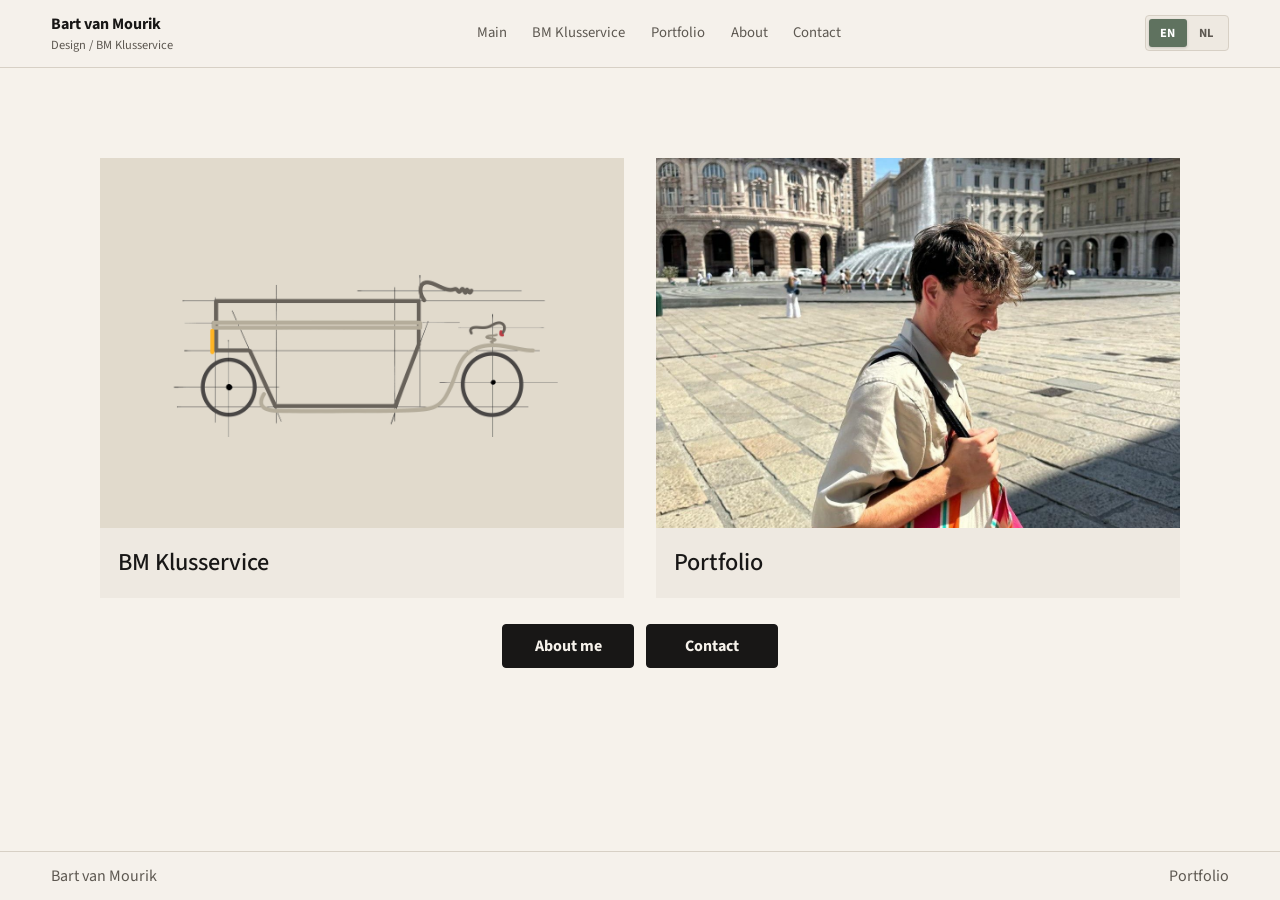
<file: index.html>
﻿<!doctype html>
<html lang="en">
  <head>
    <meta charset="utf-8">
    <meta name="viewport" content="width=device-width, initial-scale=1">
    <meta name="description" content="Bart van Mourik: BM Klusservice, industrial product design portfolio, and contact.">
    <title>Bart van Mourik | Main</title>
    <link rel="stylesheet" href="site.css">
  </head>
  <body>
    <header class="site-header">
      <a class="brand" href="index.html" aria-label="Bart van Mourik main page">
        <span>Bart van Mourik</span>
        <small>Design / BM Klusservice</small>
      </a>
      <nav aria-label="Primary navigation">
        <a href="index.html">Main</a>
        <a href="bm-klussenservice.html">BM Klusservice</a>
        <a href="portfolio.html">Portfolio</a>
        <a href="about.html">About</a>
        <a href="contact.html">Contact</a>
      </nav>
    </header>

    <main>
      <section class="path-section main-gateway" aria-label="Choose a section">
        <div class="path-layout">
          <div class="path-grid">
            <a class="path-card bm-card" href="bm-klussenservice.html">
              <img src="assets/logos/cargo-bike-logo-green-bg.png" alt="BM Klusservice bicycle logo" decoding="async" fetchpriority="high">
              <div>
                <h2>BM Klusservice</h2>
              </div>
            </a>

            <a class="path-card portfolio-card" href="portfolio.html">
              <img src="assets/portrait/bart-van-mourik.jpeg" alt="Bart van Mourik" decoding="async" fetchpriority="high">
              <div>
                <h2>Portfolio</h2>
              </div>
            </a>
          </div>

          <div class="secondary-actions">
            <a class="contact-button" href="about.html">About me</a>
            <a class="contact-button" href="contact.html">Contact</a>
          </div>
        </div>
      </section>
    </main>

    <footer>
      <span>Bart van Mourik</span>
      <a href="portfolio.html">Portfolio</a>
    </footer>

    <script src="script.js"></script>
  </body>
</html>
</file>
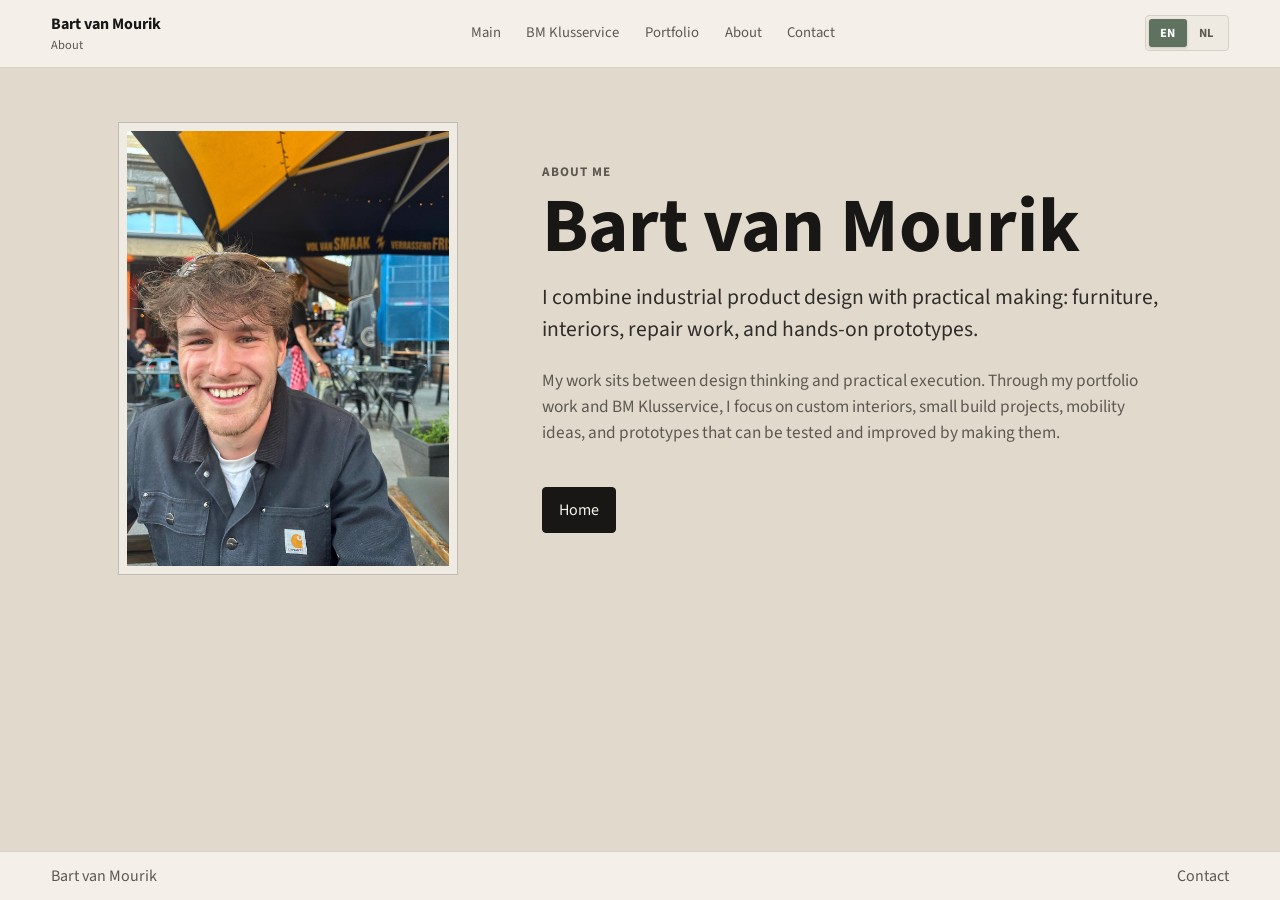
<file: about.html>
﻿<!doctype html>
<html lang="en">
  <head>
    <meta charset="utf-8">
    <meta name="viewport" content="width=device-width, initial-scale=1">
    <meta name="description" content="About Bart van Mourik, industrial product designer and maker behind BM Klusservice.">
    <title>About | Bart van Mourik</title>
    <link rel="stylesheet" href="site.css">
  </head>
  <body class="about-page">
    <header class="site-header">
      <a class="brand" href="index.html" aria-label="Bart van Mourik main page">
        <span>Bart van Mourik</span>
        <small>About</small>
      </a>
      <nav aria-label="Primary navigation">
        <a href="index.html">Main</a>
        <a href="bm-klussenservice.html">BM Klusservice</a>
        <a href="portfolio.html">Portfolio</a>
        <a href="about.html">About</a>
        <a href="contact.html">Contact</a>
      </nav>
    </header>

    <main>
      <section class="about-hero">
        <img src="assets/portrait/bart-about-portrait.jpeg" alt="Bart van Mourik" decoding="async" fetchpriority="high">
        <div class="about-copy">
          <p class="eyebrow">About me</p>
          <h1>Bart van Mourik</h1>
          <p class="lead">
            I combine industrial product design with practical making: furniture,
            interiors, repair work, and hands-on prototypes.
          </p>
          <p>
            My work sits between design thinking and practical execution. Through my
            portfolio work and BM Klusservice, I focus on custom interiors, small
            build projects, mobility ideas, and prototypes that can be tested and
            improved by making them.
          </p>
          <div class="actions">
            <a class="button" href="index.html">Home</a>
          </div>
        </div>
      </section>
    </main>

    <footer>
      <span>Bart van Mourik</span>
      <a href="contact.html">Contact</a>
    </footer>

    <script src="script.js"></script>
  </body>
</html>
</file>
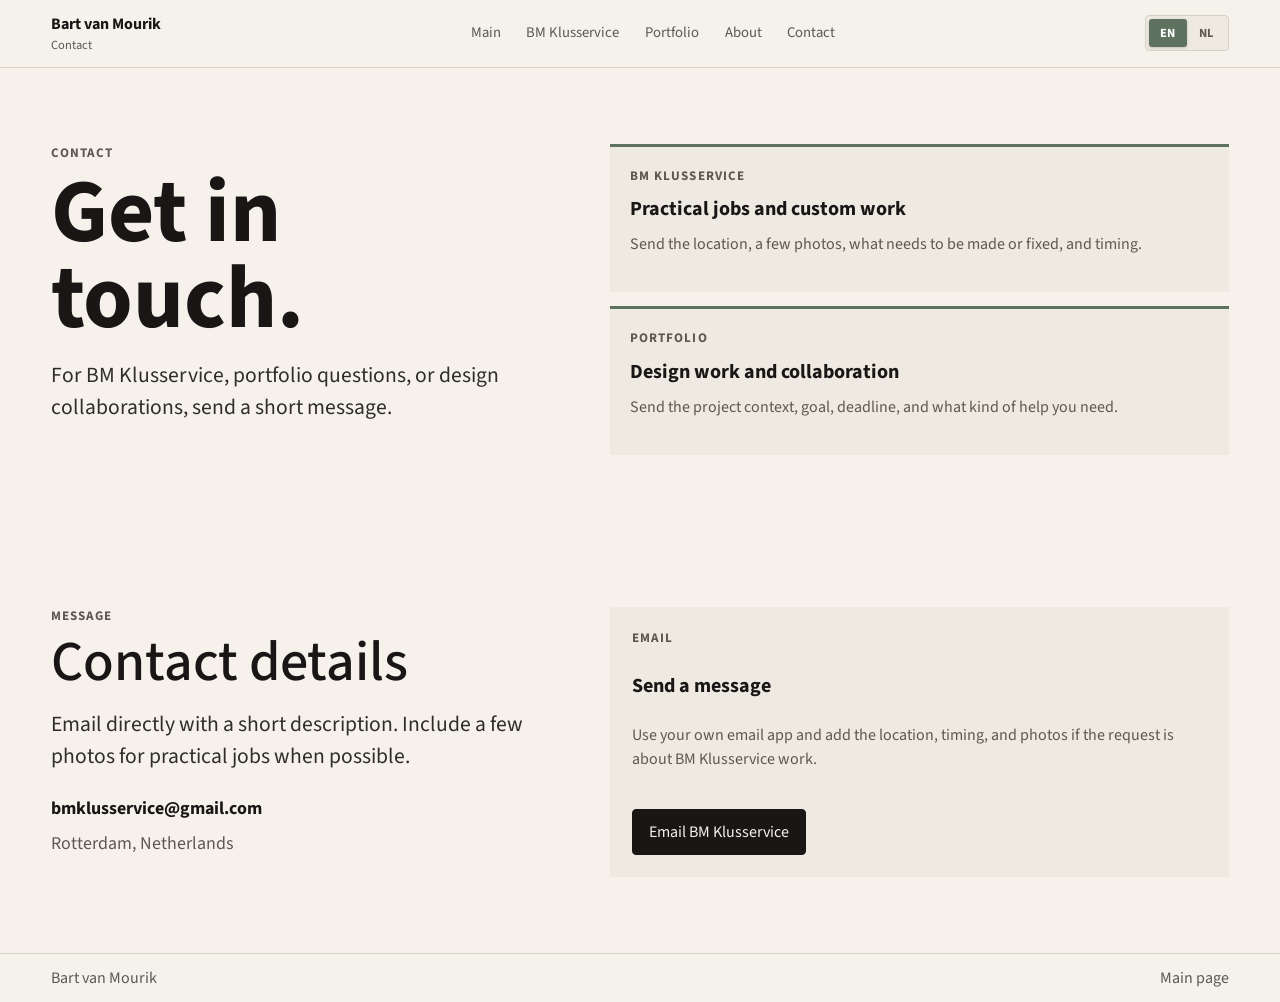
<file: contact.html>
﻿<!doctype html>
<html lang="en">
  <head>
    <meta charset="utf-8">
    <meta name="viewport" content="width=device-width, initial-scale=1">
    <meta name="description" content="Contact Bart van Mourik for BM Klusservice work, portfolio questions, or design collaboration.">
    <title>Contact | Bart van Mourik</title>
    <link rel="stylesheet" href="site.css">
  </head>
  <body>
    <header class="site-header">
      <a class="brand" href="index.html" aria-label="Bart van Mourik main page">
        <span>Bart van Mourik</span>
        <small>Contact</small>
      </a>
      <nav aria-label="Primary navigation">
        <a href="index.html">Main</a>
        <a href="bm-klussenservice.html">BM Klusservice</a>
        <a href="portfolio.html">Portfolio</a>
        <a href="about.html">About</a>
        <a href="contact.html">Contact</a>
      </nav>
    </header>

    <main>
      <section class="contact-section">
        <div class="contact-grid">
          <div>
            <p class="eyebrow">Contact</p>
            <h1>Get in touch.</h1>
            <p class="lead contact-lead">
              For BM Klusservice, portfolio questions, or design collaborations,
              send a short message.
            </p>
          </div>

          <div class="contact-options">
            <div class="contact-option">
              <p class="eyebrow">BM Klusservice</p>
              <h3>Practical jobs and custom work</h3>
              <p>Send the location, a few photos, what needs to be made or fixed, and timing.</p>
            </div>
            <div class="contact-option">
              <p class="eyebrow">Portfolio</p>
              <h3>Design work and collaboration</h3>
              <p>Send the project context, goal, deadline, and what kind of help you need.</p>
            </div>
          </div>
        </div>
      </section>

      <section class="contact-section">
        <div class="contact-grid">
          <div>
            <p class="eyebrow">Message</p>
            <h2>Contact details</h2>
            <p class="lead contact-lead">
              Email directly with a short description. Include a few photos for
              practical jobs when possible.
            </p>
            <div class="contact-details">
              <a href="mailto:bmklusservice@gmail.com">bmklusservice@gmail.com</a>
              <span>Rotterdam, Netherlands</span>
            </div>
          </div>

          <div class="contact-form contact-card">
            <p class="eyebrow">Email</p>
            <h3>Send a message</h3>
            <p>
              Use your own email app and add the location, timing, and photos if
              the request is about BM Klusservice work.
            </p>
            <a class="button" href="mailto:bmklusservice@gmail.com?subject=Website%20contact%20BM%20Klusservice">Email BM Klusservice</a>
          </div>
        </div>
      </section>
    </main>

    <footer>
      <span>Bart van Mourik</span>
      <a href="index.html">Main page</a>
    </footer>

    <script src="script.js"></script>
  </body>
</html>
</file>
<file: site.css>
@import url("https://fonts.googleapis.com/css2?family=Source+Sans+3:wght@400;500;600;700&display=swap");

:root {
  --paper: #f6f2eb;
  --ink: #181716;
  --muted: #5d5851;
  --line: #d7d0c5;
  --hero: #d3d0ca;
  --frame: #eee9e1;
  --green: #5f725f;
  --red: #6f2528;
  --max: 1180px;
}

* {
  box-sizing: border-box;
}

html {
  scroll-behavior: smooth;
}

body {
  display: flex;
  min-height: 100vh;
  flex-direction: column;
  margin: 0;
  background: var(--paper);
  color: var(--ink);
  font-family: "Source Sans 3", Arial, Helvetica, sans-serif;
  line-height: 1.5;
}

.about-page {
  background: #e1dacc;
}

main {
  flex: 1;
}

img {
  display: block;
  width: 100%;
  height: auto;
}

a {
  color: inherit;
}

.site-header {
  display: flex;
  align-items: center;
  justify-content: space-between;
  gap: 24px;
  padding: 12px clamp(18px, 4vw, 56px);
  background: rgba(246, 242, 235, 0.94);
  border-bottom: 1px solid var(--line);
}

.brand {
  text-decoration: none;
}

.brand span {
  display: block;
  font-weight: 700;
}

.brand small {
  display: block;
  color: var(--muted);
  font-size: 0.78rem;
}

nav {
  display: flex;
  align-items: center;
  gap: clamp(12px, 2vw, 26px);
  color: var(--muted);
  font-size: 0.92rem;
}

nav a {
  text-decoration: none;
}

nav a:hover,
nav a:focus-visible {
  color: var(--ink);
}

.language-toggle {
  display: inline-flex;
  padding: 3px;
  background: var(--frame);
  border: 1px solid var(--line);
  border-radius: 4px;
}

.language-toggle button {
  min-width: 38px;
  min-height: 28px;
  padding: 4px 8px;
  color: var(--muted);
  background: transparent;
  border: 0;
  border-radius: 3px;
  font: inherit;
  font-size: 0.78rem;
  font-weight: 700;
  cursor: pointer;
}

.language-toggle button.is-active {
  color: #ffffff;
  background: var(--green);
  box-shadow: 0 1px 3px rgba(24, 23, 22, 0.18);
}

.language-toggle button:hover,
.language-toggle button:focus-visible {
  color: var(--ink);
}

.language-toggle button.is-active:hover,
.language-toggle button.is-active:focus-visible {
  color: #ffffff;
}

.button,
.button-secondary {
  display: inline-flex;
  align-items: center;
  justify-content: center;
  min-height: 44px;
  padding: 10px 16px;
  border: 1px solid var(--ink);
  border-radius: 4px;
  text-decoration: none;
}

.button {
  background: var(--ink);
  color: var(--paper);
}

.button-secondary {
  background: transparent;
}

.home-hero {
  display: grid;
  grid-template-columns: minmax(0, 1fr) minmax(320px, 0.85fr);
  gap: clamp(28px, 6vw, 86px);
  align-items: center;
  padding: clamp(36px, 6vw, 78px) clamp(18px, 4vw, 56px);
  background: var(--hero);
}

.home-hero img {
  max-height: 680px;
  min-height: 420px;
  object-fit: cover;
}

.about-hero {
  display: grid;
  grid-template-columns: minmax(220px, 360px) minmax(0, 620px);
  gap: clamp(28px, 5vw, 72px);
  align-items: stretch;
  justify-content: center;
  padding: clamp(28px, 6vh, 64px) clamp(18px, 4vw, 56px) clamp(18px, 4vh, 38px);
  background: #e1dacc;
}

.about-hero img {
  width: min(100%, 340px);
  max-height: min(62vh, 520px);
  aspect-ratio: 3 / 4;
  align-self: stretch;
  object-fit: cover;
  object-position: center bottom;
  border: 1px solid rgba(24, 23, 22, 0.22);
  padding: 8px;
  background: rgba(246, 242, 235, 0.72);
}

.about-copy {
  display: flex;
  max-height: min(62vh, 520px);
  flex-direction: column;
  justify-content: center;
  align-self: stretch;
}

.about-copy h1 {
  font-size: clamp(3rem, 6vw, 5.6rem);
}

.about-copy p:not(.eyebrow):not(.lead) {
  max-width: 620px;
  color: var(--muted);
  font-size: clamp(1rem, 1.35vw, 1.12rem);
}

.eyebrow {
  margin: 0 0 8px;
  color: var(--muted);
  font-size: 0.82rem;
  font-weight: 700;
  letter-spacing: 0.08em;
  text-transform: uppercase;
}

h1,
h2,
h3,
p {
  margin-top: 0;
}

h1 {
  max-width: 760px;
  margin-bottom: 18px;
  font-size: clamp(3.2rem, 7vw, 7rem);
  line-height: 0.95;
  letter-spacing: 0;
}

h2 {
  margin-bottom: 18px;
  font-size: clamp(2.1rem, 4.4vw, 4.2rem);
  line-height: 1;
  font-weight: 500;
}

.service-heading {
  max-width: 760px;
  font-size: clamp(3.1rem, 5.8vw, 5.8rem);
}

.service-heading span {
  display: block;
}

h3 {
  margin-bottom: 8px;
  font-size: 1.25rem;
}

.lead {
  max-width: 660px;
  color: #2f2d2a;
  font-size: clamp(1.08rem, 1.8vw, 1.35rem);
}

.actions {
  display: flex;
  flex-wrap: wrap;
  gap: 12px;
  margin-top: 24px;
}

.path-section,
.content-section,
.contact-section {
  padding: clamp(34px, 6vw, 76px) clamp(18px, 4vw, 56px);
}

.main-gateway {
  display: grid;
  align-items: center;
  min-height: auto;
  padding-top: clamp(58px, 10vh, 104px);
  padding-bottom: clamp(16px, 3vh, 28px);
}

.path-layout,
.path-grid,
.content-grid,
.contact-grid {
  max-width: var(--max);
  margin: 0 auto;
}

.path-layout {
  display: grid;
  gap: clamp(16px, 2.4vw, 26px);
  justify-items: center;
}

.main-gateway .path-layout {
  width: 100%;
  max-width: min(1080px, 100%);
}

.path-grid {
  display: grid;
  width: 100%;
  grid-template-columns: repeat(2, minmax(0, 1fr));
  gap: clamp(18px, 3vw, 32px);
}

.path-card {
  display: grid;
  grid-template-rows: 1fr auto;
  min-height: 0;
  color: inherit;
  text-decoration: none;
  background: var(--frame);
  overflow: hidden;
  transition: transform 180ms ease, background-color 180ms ease;
}

.path-card img {
  height: 100%;
  min-height: clamp(220px, 25vw, 340px);
  object-fit: cover;
}

.main-gateway .path-card img {
  height: clamp(230px, 43vh, 370px);
  min-height: 0;
}

.main-gateway .bm-card img {
  padding: clamp(26px, 5vw, 60px);
  background: #e1dacc;
  object-fit: contain;
}

.main-gateway .portfolio-card img {
  object-position: center bottom;
}

.path-card div {
  display: flex;
  align-items: center;
  min-height: 70px;
  padding: 14px 18px;
}

.path-card h2 {
  margin: 0;
  font-size: clamp(1.45rem, 1.9vw, 2rem);
  white-space: nowrap;
}

.path-card:hover,
.path-card:focus-visible {
  background: #e7e1d8;
  transform: translateY(-3px);
}

.contact-button {
  display: inline-flex;
  align-items: center;
  justify-content: center;
  min-width: 132px;
  min-height: 42px;
  padding: 9px 18px;
  color: var(--paper);
  background: var(--ink);
  border: 1px solid var(--ink);
  border-radius: 4px;
  font-size: 1rem;
  font-weight: 700;
  text-decoration: none;
  transition: transform 180ms ease, background-color 180ms ease;
}

.contact-button:hover,
.contact-button:focus-visible {
  background: var(--red);
  transform: translateY(-2px);
}

.secondary-actions {
  display: flex;
  flex-wrap: wrap;
  justify-content: center;
  gap: 12px;
}

.content-grid {
  display: grid;
  grid-template-columns: minmax(280px, 0.8fr) minmax(320px, 1fr);
  gap: clamp(28px, 5vw, 70px);
  align-items: start;
}

.content-copy p {
  max-width: 720px;
  font-size: clamp(1rem, 1.5vw, 1.18rem);
}

.content-copy h2 {
  max-width: 760px;
}

.service-list {
  display: grid;
  gap: 14px;
  margin: 28px 0 0;
  padding: 0;
  list-style: none;
}

.service-list li {
  padding: 14px 0;
  border-top: 1px solid var(--line);
}

.image-pair {
  display: grid;
  gap: 18px;
}

.preview-images {
  grid-template-columns: repeat(3, minmax(0, 1fr));
  align-items: stretch;
}

.image-pair img {
  max-height: 520px;
  padding: 10px;
  background: var(--frame);
  object-fit: contain;
}

.preview-images img {
  aspect-ratio: 3 / 4;
  max-height: 440px;
  object-fit: cover;
}

.work-section {
  border-top: 1px solid var(--line);
}

.work-heading {
  max-width: var(--max);
  margin: 0 auto clamp(22px, 4vw, 42px);
}

.work-heading h2 {
  max-width: 820px;
}

.project-list {
  display: grid;
  gap: clamp(34px, 6vw, 76px);
  max-width: var(--max);
  margin: 0 auto;
}

.project-row {
  display: grid;
  grid-template-columns: minmax(250px, 0.42fr) minmax(0, 1fr);
  gap: clamp(22px, 4vw, 58px);
  align-items: start;
  padding-top: clamp(26px, 4vw, 46px);
  border-top: 1px solid var(--line);
}

.project-row:first-child {
  padding-top: 0;
  border-top: 0;
}

.project-row-reverse {
  grid-template-columns: minmax(0, 1fr) minmax(250px, 0.42fr);
}

.project-row-reverse .project-copy {
  grid-column: 2;
  grid-row: 1;
}

.project-row-reverse .project-media {
  grid-column: 1;
  grid-row: 1;
}

.project-copy {
  align-self: start;
}

.project-copy h3 {
  margin-bottom: 12px;
  font-size: clamp(1.7rem, 3vw, 3rem);
  line-height: 1;
  font-weight: 500;
}

.project-copy p:not(.eyebrow) {
  max-width: 430px;
  color: #2f2d2a;
  font-size: clamp(1rem, 1.4vw, 1.12rem);
}

.project-media {
  display: grid;
  gap: 14px;
}

.project-media.two-up {
  grid-template-columns: repeat(2, minmax(0, 1fr));
}

.project-media.three-up {
  grid-template-columns: repeat(3, minmax(0, 1fr));
}

.project-media.four-up {
  grid-template-columns: repeat(4, minmax(0, 1fr));
}

.project-media.two-by-two {
  grid-template-columns: repeat(2, minmax(0, 1fr));
}

.project-media.single {
  max-width: 680px;
}

.project-media img {
  width: 100%;
  max-height: 560px;
  padding: 8px;
  background: var(--frame);
  object-fit: contain;
}

.project-media.two-up img {
  aspect-ratio: 4 / 5;
}

.project-media.three-up img {
  aspect-ratio: 3 / 4;
}

.project-media.four-up img {
  aspect-ratio: 3 / 4;
}

.project-media.two-by-two img {
  aspect-ratio: 4 / 3;
}

.contact-grid {
  display: grid;
  grid-template-columns: minmax(280px, 0.8fr) minmax(320px, 1fr);
  gap: clamp(28px, 5vw, 70px);
}

.contact-options {
  display: grid;
  gap: 14px;
}

.contact-option {
  padding: 20px;
  background: var(--frame);
  border-top: 3px solid var(--green);
}

.contact-option p {
  color: var(--muted);
  overflow-wrap: anywhere;
}

.contact-details {
  display: grid;
  gap: 8px;
  margin-top: 22px;
  color: var(--muted);
  font-size: clamp(1rem, 1.4vw, 1.12rem);
}

.contact-details a {
  color: var(--ink);
  font-weight: 700;
  text-decoration: none;
  overflow-wrap: anywhere;
}

.contact-form {
  display: grid;
  gap: 14px;
  padding: 22px;
  background: var(--frame);
}

.contact-card {
  align-content: start;
}

.contact-card p:not(.eyebrow) {
  max-width: 560px;
  color: var(--muted);
  overflow-wrap: break-word;
}

.contact-card .button {
  width: fit-content;
  margin-top: 8px;
}

label {
  display: grid;
  gap: 6px;
  font-size: 0.92rem;
  font-weight: 700;
}

input,
textarea {
  width: 100%;
  padding: 12px;
  color: var(--ink);
  background: var(--paper);
  border: 1px solid var(--line);
  border-radius: 4px;
  font: inherit;
}

textarea {
  min-height: 160px;
  resize: vertical;
}

.form-note {
  margin: 0;
  color: var(--muted);
  font-size: 0.92rem;
}

footer {
  display: flex;
  justify-content: space-between;
  gap: 18px;
  padding: 12px clamp(18px, 4vw, 56px);
  background: rgba(246, 242, 235, 0.94);
  border-top: 1px solid var(--line);
  color: var(--muted);
}

footer a {
  text-decoration: none;
}

[data-lightbox] {
  cursor: zoom-in;
  transition: opacity 160ms ease;
}

[data-lightbox]:hover {
  opacity: 0.88;
}

.lightbox {
  position: fixed;
  inset: 0;
  z-index: 50;
  display: grid;
  place-items: center;
  padding: 72px clamp(16px, 4vw, 48px) 32px;
  background: rgba(16, 15, 14, 0.9);
}

.lightbox[hidden] {
  display: none;
}

.lightbox img {
  width: auto;
  max-width: 100%;
  height: auto;
  max-height: calc(100vh - 112px);
  object-fit: contain;
}

.lightbox button {
  position: absolute;
  top: 20px;
  right: 20px;
  min-height: 40px;
  padding: 8px 12px;
  color: var(--paper);
  background: transparent;
  border: 1px solid rgba(244, 241, 235, 0.7);
  border-radius: 4px;
  cursor: pointer;
}

@media (max-width: 900px) {
  .home-hero,
  .about-hero,
  .path-grid,
  .content-grid,
  .contact-grid,
  .preview-images,
  .project-row,
  .project-row-reverse,
  .project-media.two-up,
  .project-media.three-up,
  .project-media.four-up,
  .project-media.two-by-two {
    grid-template-columns: 1fr;
  }

  .project-row-reverse .project-copy,
  .project-row-reverse .project-media {
    grid-column: auto;
    grid-row: auto;
  }

  .preview-images {
    grid-template-columns: repeat(2, minmax(0, 1fr));
  }

  .preview-images img {
    aspect-ratio: 4 / 3;
  }

  .project-media.two-up,
  .project-media.three-up,
  .project-media.four-up,
  .project-media.two-by-two {
    grid-template-columns: repeat(2, minmax(0, 1fr));
  }

  .project-media.two-up img,
  .project-media.three-up img,
  .project-media.four-up img,
  .project-media.two-by-two img {
    aspect-ratio: 4 / 3;
  }

  .contact-button {
    width: min(100%, 260px);
  }

  .secondary-actions {
    width: 100%;
  }

  .home-hero {
    min-height: 0;
    gap: 0;
  }

  .home-hero img {
    min-height: 0;
    max-height: none;
  }

  .about-hero img {
    justify-self: center;
    max-height: none;
  }
}

@media (max-width: 680px) {
  .site-header {
    align-items: flex-start;
    flex-direction: column;
    gap: 18px;
  }

  nav {
    width: 100%;
    overflow-x: auto;
    padding-bottom: 2px;
  }

  .home-hero {
    gap: 0;
    padding: 0;
  }

  .about-hero {
    gap: 22px;
    padding: 28px 18px 22px;
  }

  .about-hero img {
    width: min(100%, 280px);
  }

  .home-copy {
    padding: 28px 18px 38px;
  }

  h1 {
    font-size: clamp(2.8rem, 13vw, 3.5rem);
  }

  .service-heading {
    font-size: clamp(2.45rem, 11vw, 2.85rem);
  }

  h2 {
    font-size: clamp(2.1rem, 10vw, 2.75rem);
  }

  .lead {
    font-size: 1.05rem;
  }

  .path-section,
  .content-section,
  .contact-section {
    padding-left: 18px;
    padding-right: 18px;
  }

  .contact-section {
    overflow-x: hidden;
    padding-right: 28px;
  }

  .contact-grid,
  .contact-grid > *,
  .contact-option,
  .contact-form {
    width: auto;
    max-width: 100%;
    min-width: 0;
  }

  .contact-grid {
    max-width: calc(100vw - 46px);
    margin-left: 0;
    margin-right: auto;
  }

  .contact-section h1 {
    font-size: clamp(2.45rem, 12vw, 3rem);
  }

  .contact-section .lead,
  .contact-option p,
  .contact-card p:not(.eyebrow) {
    max-width: 31ch;
    overflow-wrap: break-word;
  }

  .contact-option h3 {
    max-width: 28ch;
  }

  .contact-option,
  .contact-form {
    padding-left: 18px;
    padding-right: 18px;
  }

  .main-gateway {
    padding-top: 34px;
    padding-bottom: 34px;
  }

  .path-card img {
    min-height: 0;
    height: auto;
  }

  .path-card {
    min-height: 0;
  }

  .project-media.two-up,
  .project-media.three-up,
  .project-media.four-up,
  .project-media.two-by-two {
    grid-template-columns: repeat(2, minmax(0, 1fr));
  }

  .project-media.two-up img,
  .project-media.three-up img,
  .project-media.four-up img,
  .project-media.two-by-two img {
    aspect-ratio: 4 / 3;
  }

  .path-card div {
    min-height: 76px;
  }

  footer {
    flex-direction: column;
  }
}
</file>
